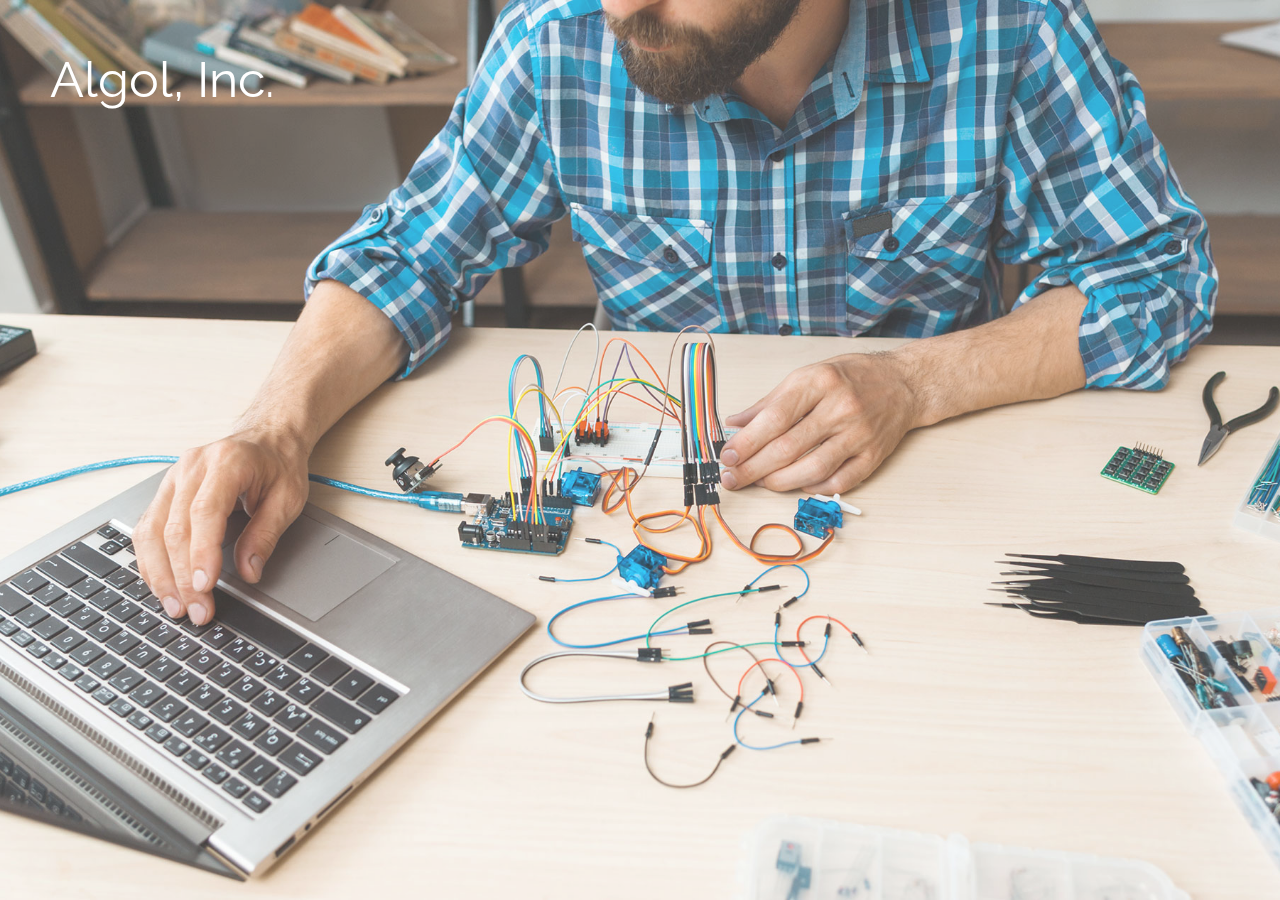
<file: index.html>
<!DOCTYPE html>
<html lang="en">
  <head>
    <meta charset="utf-8">
    <meta http-equiv="X-UA-Compatible" content="IE=edge">
    <meta name="viewport" content="width=device-width, initial-scale=1">
    <title>Algol-inc</title>

    <link href="css/my.css" rel="stylesheet">

  </head>

  <body>

<div class="main_container">
  <div class="text_container">
    <p>Algol, Inc.</p>
  </div>
</div>

<!--     <script src="js/jquery.js"></script>
    <script src="js/my.js"></script> -->
  </body>
</html>
</file>
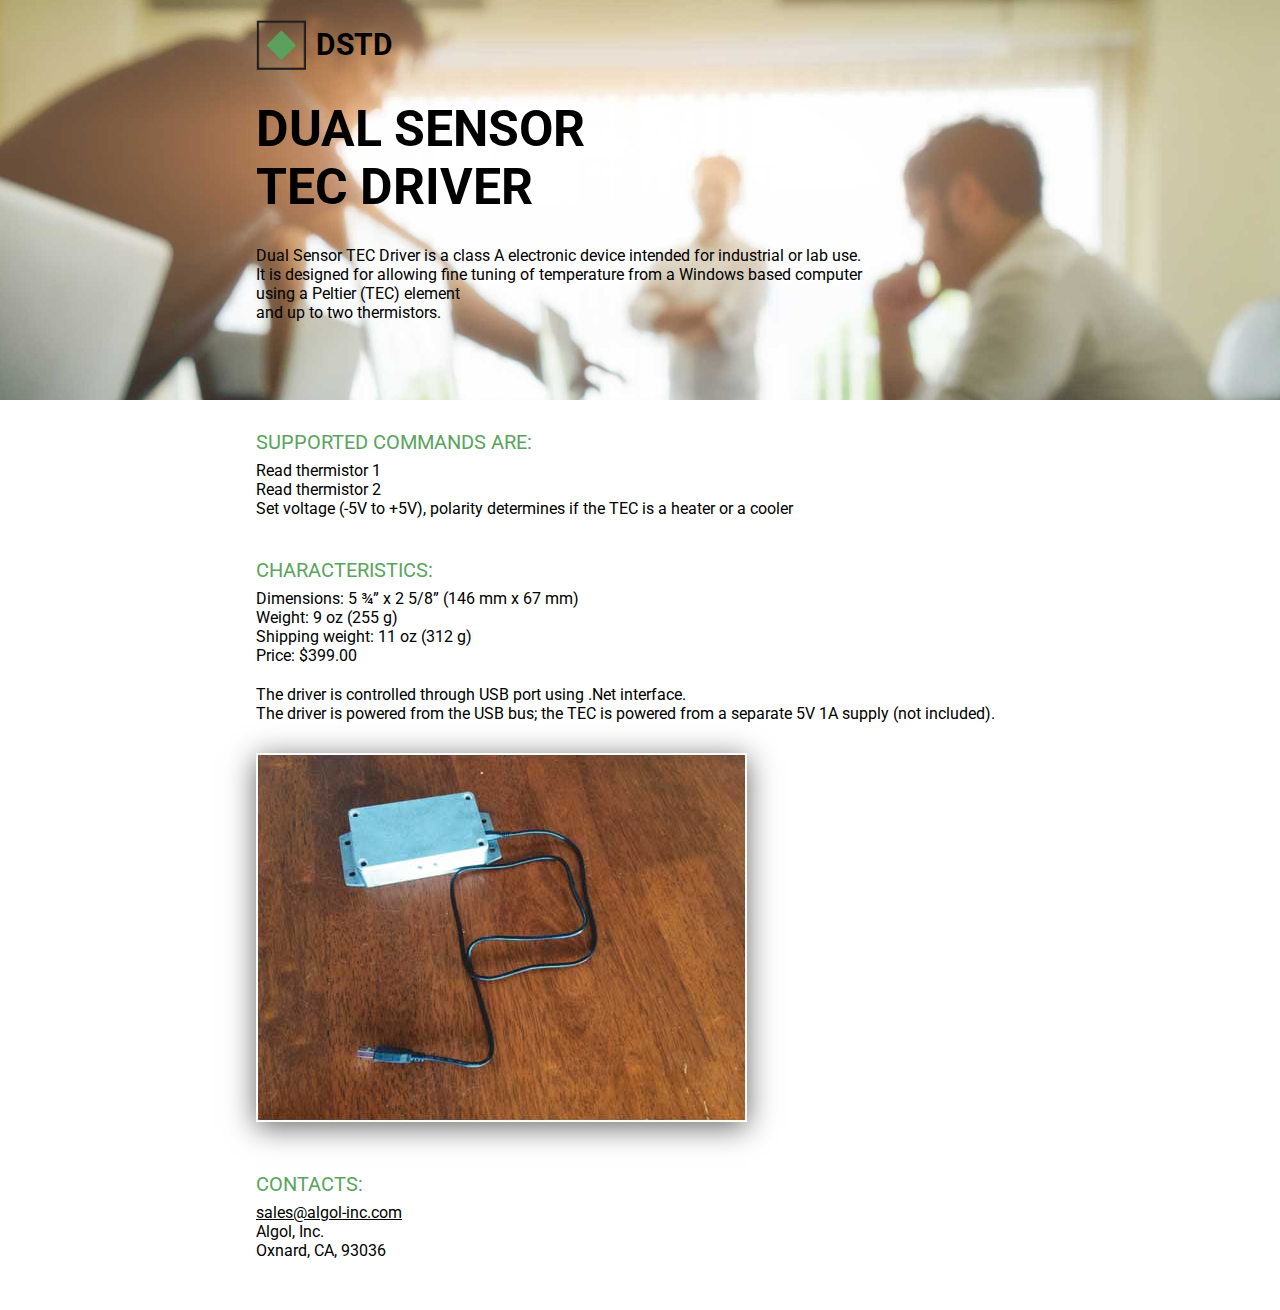
<file: tec.html>
<!DOCTYPE html>
<html lang="en">
  <head>
    <meta charset="utf-8">
    <meta http-equiv="X-UA-Compatible" content="IE=edge">
    <meta name="viewport" content="width=device-width, initial-scale=1">
    <title>Algol-inc. Dual sensor TEC driver</title>

    <link href="css/tec.css" rel="stylesheet">

  </head>

  <body>

<!-- 
##     ## ########    ###    ########
##     ## ##         ## ##   ##     ##
##     ## ##        ##   ##  ##     ##
######### ######   ##     ## ##     ##
##     ## ##       ######### ##     ##
##     ## ##       ##     ## ##     ##
##     ## ######## ##     ## ########
 -->

<div class="header">
  <div class="header_logo"></div>
  <div class="header_logo_title">
    DSTD
  </div>
  <div class="clear"></div>
  <div class="header_title">
    Dual sensor<br>TEC driver
  </div>
  <div class="header_text">
    Dual Sensor TEC Driver is a class A electronic device intended for industrial or lab use.<br>It is designed for allowing fine tuning of temperature from a Windows based computer using a Peltier (TEC) element<br>and up to two thermistors.  
  </div>
</div>


<!-- 
########  ########  ######   ######  ########
##     ## ##       ##    ## ##    ## ##     ##
##     ## ##       ##       ##       ##     ##
##     ## ######    ######  ##       ########
##     ## ##             ## ##       ##   ##
##     ## ##       ##    ## ##    ## ##    ##
########  ########  ######   ######  ##     ##
 -->

<div class="description">
  <div class="support_title">Supported commands are:</div>
  <div class="support_list">
    Read thermistor 1<br>
    Read thermistor 2<br>
    Set voltage (-5V to +5V), polarity determines if the TEC is a heater or a cooler
  </div>



  <div class="characteristics">
    <div class="characteristics_title">Characteristics:</div>
    <div class="Characteristics_list">
      Dimensions:  5 ¾” x 2 5/8” (146 mm x 67 mm)<br>
      Weight: 9 oz  (255 g)<br>
      Shipping weight:  11 oz (312 g)<br>
      Price: $399.00<br>
    </div>
  </div>

</div>


    <div class="description_text">
      The driver is controlled through USB port using .Net interface.<br>
      The driver is powered from the USB bus; the TEC is powered from a separate 5V 1A supply (not included).
    </div>


<!-- 
#### ##     ##  ######
 ##  ###   ### ##    ##
 ##  #### #### ##
 ##  ## ### ## ##   ####
 ##  ##     ## ##    ##
 ##  ##     ## ##    ##
#### ##     ##  ######
 -->

<div class="img"></div>



<!-- 
 ######   #######  ##    ## ########    ###     ######  ########
##    ## ##     ## ###   ##    ##      ## ##   ##    ##    ##
##       ##     ## ####  ##    ##     ##   ##  ##          ##
##       ##     ## ## ## ##    ##    ##     ## ##          ##
##       ##     ## ##  ####    ##    ######### ##          ##
##    ## ##     ## ##   ###    ##    ##     ## ##    ##    ##
 ######   #######  ##    ##    ##    ##     ##  ######     ##
 -->
<div class="contact">
  <div class="contact_title">contacts:</div>
  <a href="mailto:sales@algol-inc.com">sales@algol-inc.com</a><br>
  Algol, Inc.<br>
  Oxnard, CA, 93036
</div>



<!--     <script src="js/jquery.js"></script>
    <script src="js/my.js"></script> -->
  </body>
</html>
</file>
<file: css/my.css>
@import url("https://fonts.googleapis.com/css?family=Raleway:100,200,400");html,body,body div,span,object,iframe,h1,h2,h3,h4,h5,h6,p,blockquote,pre,abbr,address,cite,code,del,dfn,em,img,ins,kbd,q,samp,small,strong,sub,sup,var,b,i,dl,dt,dd,ol,ul,li,fieldset,form,label,legend,table,caption,tbody,tfoot,thead,tr,th,td,article,aside,figure,footer,header,menu,nav,section,time,mark,audio,video,details,summary{margin:0;padding:0;border:0;font-size:100%;font-weight:normal;vertical-align:baseline;background:transparent}article,aside,figure,footer,header,nav,section,details,summary{display:block}html{box-sizing:border-box}*,*:before,*:after{box-sizing:inherit}img,object,embed{max-width:100%}html{overflow-y:scroll}ul{list-style:none}blockquote,q{quotes:none}blockquote:before,blockquote:after,q:before,q:after{content:'';content:none}a{margin:0;padding:0;font-size:100%;vertical-align:baseline;background:transparent}del{text-decoration:line-through}abbr[title],dfn[title]{border-bottom:1px dotted #000;cursor:help}table{border-collapse:collapse;border-spacing:0}th{font-weight:bold;vertical-align:bottom}td{font-weight:normal;vertical-align:top}hr{display:block;height:1px;border:0;border-top:1px solid #ccc;margin:1em 0;padding:0}input,select{vertical-align:middle}pre{white-space:pre;white-space:pre-wrap;white-space:pre-line;word-wrap:break-word}input[type="radio"]{vertical-align:text-bottom}input[type="checkbox"]{vertical-align:bottom}.ie7 input[type="checkbox"]{vertical-align:baseline}.ie6 input{vertical-align:text-bottom}select,input,textarea{font:99% sans-serif}table{font-size:inherit;font:100%}small{font-size:85%}strong{font-weight:bold}td,td img{vertical-align:top}sub,sup{font-size:75%;line-height:0;position:relative}sup{top:-0.5em}sub{bottom:-0.25em}pre,code,kbd,samp{font-family:monospace, sans-serif}.clickable,label,input[type=button],input[type=submit],input[type=file],button{cursor:pointer}button,input,select,textarea{margin:0}button,input[type=button]{width:auto;overflow:visible}.ie7 img{-ms-interpolation-mode:bicubic}.clearfix:before,.clearfix:after{content:"\0020";display:block;height:0;overflow:hidden}.clearfix:after{clear:both}.clearfix{zoom:1}.main_container{width:100%;height:100vh;background-image:url(../img/background_1.jpg);background-repeat:no-repeat;background-size:cover;background-position:center center}.text_container{width:100%;height:100vh;background-color:rgba(255,255,255,0.2);color:#FFF;font-size:50px;font-family:raleway, tahoma, sans-serif;font-weight:100;padding:50px 0px 0px 50px}@media only screen and (max-width: 700px){.text_container{font-size:20px}}
</file>
<file: css/tec.css>
@import url("https://fonts.googleapis.com/css?family=Roboto:300,400,700");html,body,body div,span,object,iframe,h1,h2,h3,h4,h5,h6,p,blockquote,pre,abbr,address,cite,code,del,dfn,em,img,ins,kbd,q,samp,small,strong,sub,sup,var,b,i,dl,dt,dd,ol,ul,li,fieldset,form,label,legend,table,caption,tbody,tfoot,thead,tr,th,td,article,aside,figure,footer,header,menu,nav,section,time,mark,audio,video,details,summary{margin:0;padding:0;border:0;font-size:100%;font-weight:normal;vertical-align:baseline;background:transparent}article,aside,figure,footer,header,nav,section,details,summary{display:block}html{box-sizing:border-box}*,*:before,*:after{box-sizing:inherit}img,object,embed{max-width:100%}html{overflow-y:scroll}ul{list-style:none}blockquote,q{quotes:none}blockquote:before,blockquote:after,q:before,q:after{content:'';content:none}a{margin:0;padding:0;font-size:100%;vertical-align:baseline;background:transparent}del{text-decoration:line-through}abbr[title],dfn[title]{border-bottom:1px dotted #000;cursor:help}table{border-collapse:collapse;border-spacing:0}th{font-weight:bold;vertical-align:bottom}td{font-weight:normal;vertical-align:top}hr{display:block;height:1px;border:0;border-top:1px solid #ccc;margin:1em 0;padding:0}input,select{vertical-align:middle}pre{white-space:pre;white-space:pre-wrap;white-space:pre-line;word-wrap:break-word}input[type="radio"]{vertical-align:text-bottom}input[type="checkbox"]{vertical-align:bottom}.ie7 input[type="checkbox"]{vertical-align:baseline}.ie6 input{vertical-align:text-bottom}select,input,textarea{font:99% sans-serif}table{font-size:inherit;font:100%}small{font-size:85%}strong{font-weight:bold}td,td img{vertical-align:top}sub,sup{font-size:75%;line-height:0;position:relative}sup{top:-0.5em}sub{bottom:-0.25em}pre,code,kbd,samp{font-family:monospace, sans-serif}.clickable,label,input[type=button],input[type=submit],input[type=file],button{cursor:pointer}button,input,select,textarea{margin:0}button,input[type=button]{width:auto;overflow:visible}.ie7 img{-ms-interpolation-mode:bicubic}.clearfix:before,.clearfix:after{content:"\0020";display:block;height:0;overflow:hidden}.clearfix:after{clear:both}.clearfix{zoom:1}.header{font-family:"roboto";width:100%;height:40vh;min-height:350px;background-image:url(../img/tec/header_background.jpg);background-size:cover;background-position:top center;background-repeat:no-repeat;padding-top:20px;padding-left:20vw}@media only screen and (max-width: 1300px){.header{min-height:400px}}@media only screen and (max-width: 700px){.header{padding-left:20px}}@media only screen and (max-width: 600px){.header{min-height:450px}}@media only screen and (max-width: 350px){.header{min-height:500px}}.header_logo{background-image:url(../img/tec/logo/logo.png);background-size:contain;background-repeat:no-repeat;width:50px;height:50px;float:left;margin-right:10px}.header_logo_title{font-weight:700;font-size:30px;margin-top:7px}.clear{clear:both}.header_title{font-family:roboto;font-size:50px;text-transform:uppercase;padding-top:30px;font-weight:700}@media only screen and (max-width: 600px){.header_title{font-size:30px}}.header_text{width:50vw;margin-top:30px}@media only screen and (max-width: 600px){.header_text{background-color:rgba(255,255,255,0.5)}}.description{padding-left:20vw;padding-top:30px;font-family:roboto}@media only screen and (max-width: 700px){.description{padding-left:20px;padding-right:20px}}.support_title,.characteristics_title,.contact_title{color:#5aa45d;font-size:20px;text-transform:uppercase;margin-bottom:7px;font-family:roboto}.support_list{margin-bottom:40px}.description_text{font-family:roboto;margin-left:20vw;margin-top:20px}@media only screen and (max-width: 700px){.description_text{margin-left:20px}}.img{margin-left:20vw;margin-top:30px;margin-bottom:50px;width:491px;height:369px;background-image:url(../img/tec/main.jpg);background-size:contain;background-position:center center;background-repeat:no-repeat;box-shadow:0 5px 28px #666}@media only screen and (max-width: 700px){.img{margin-left:20px;width:400px;height:300px}}@media only screen and (max-width: 450px){.img{height:226px;width:300px;margin-left:10px}}.contact{margin-left:20vw;font-family:roboto;margin-bottom:50px}@media only screen and (max-width: 700px){.contact{margin-left:20px}}a{color:#000}
</file>
